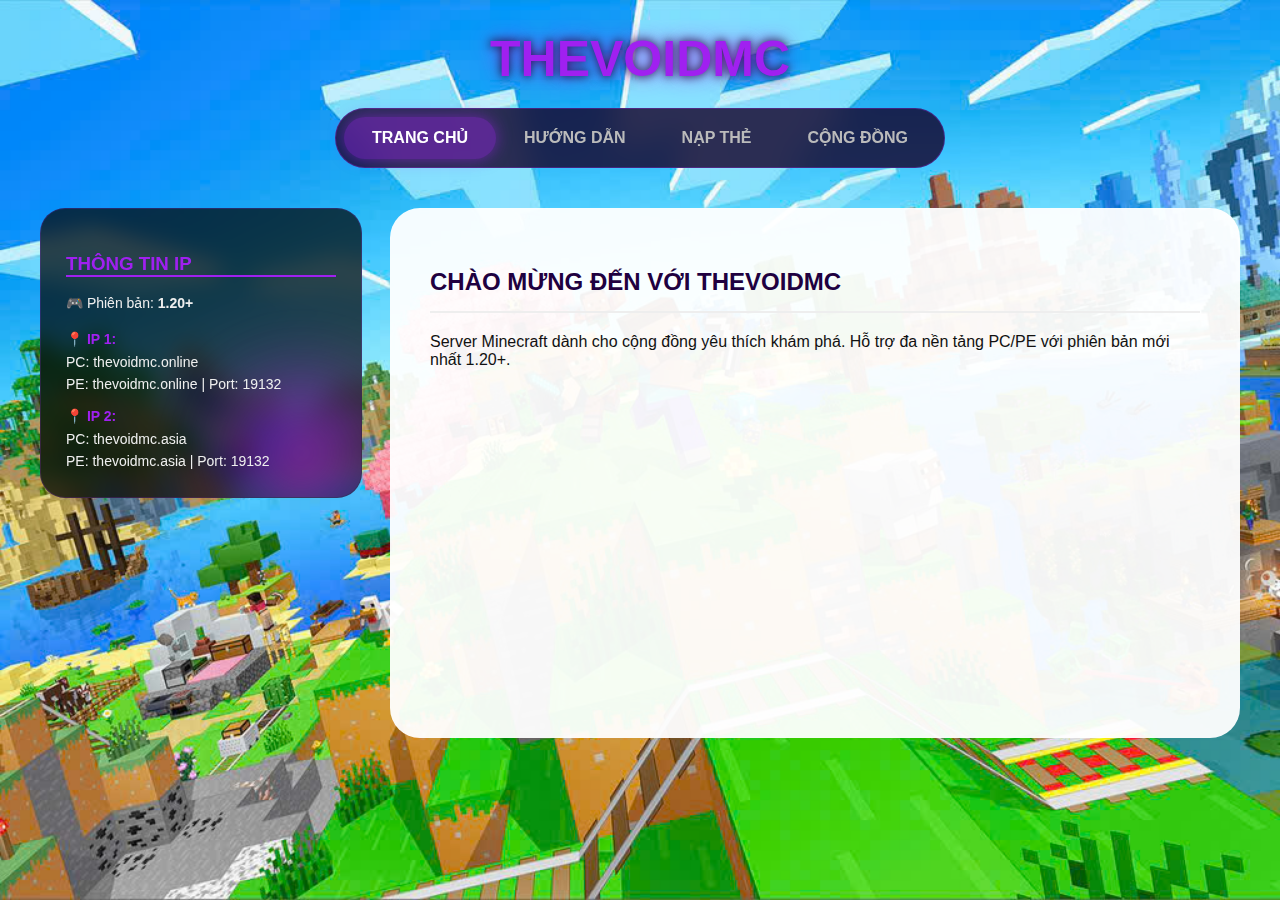
<file: index.html>
<!DOCTYPE html>
<html lang="vi">
<head>
    <meta charset="UTF-8">
    <title>TheVoidMC - Trang Chủ</title>
    <link rel="stylesheet" href="style.css">
</head>
<body>
<header><a href="index.html" class="logo-link">THEVOIDMC</a></header>
<nav class="radio-input">
    <a href="index.html" class="nav-item active">TRANG CHỦ</a>
    <a href="huongdan.html" class="nav-item">HƯỚNG DẪN</a>
    <a href="napthe.html" class="nav-item">NẠP THẺ</a>
    <a href="congdong.html" class="nav-item">CỘNG ĐỒNG</a>
</nav>
<div class="container">
    <aside class="sidebar">
        <div class="info-card-blob">
            <div class="info-card-bg">
                <h3>THÔNG TIN IP</h3>
                <div class="ip-box">
                    <p>🎮 Phiên bản: <b>1.20+</b></p>
                    <span class="ip-title">📍 IP 1:</span>
                    PC: thevoidmc.online <br>
                    PE: thevoidmc.online | Port: 19132
                    <span class="ip-title">📍 IP 2:</span>
                    PC: thevoidmc.asia <br>
                    PE: thevoidmc.asia | Port: 19132
                </div>
            </div>
            <div class="blob"></div>
        </div>
    </aside>
    <main class="content-card">
        <h2>CHÀO MỪNG ĐẾN VỚI THEVOIDMC</h2>
        <p>Server Minecraft dành cho cộng đồng yêu thích khám phá. Hỗ trợ đa nền tảng PC/PE với phiên bản mới nhất 1.20+.</p>
    </main>
</div>
</body>
</html>
</file>
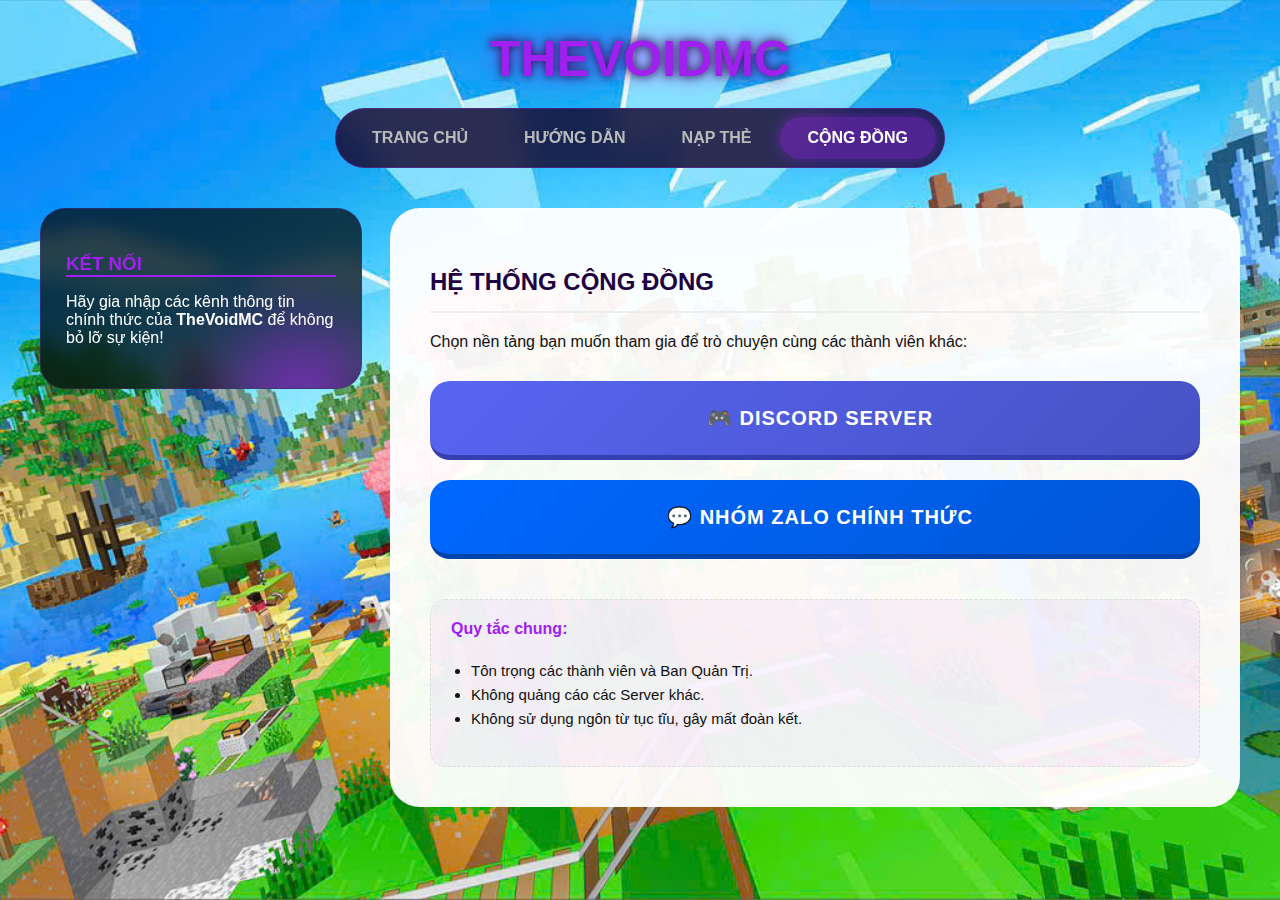
<file: congdong.html>
<!DOCTYPE html>
<html lang="vi">
<head>
    <meta charset="UTF-8">
    <meta name="viewport" content="width=device-width, initial-scale=1.0">
    <title>Cộng Đồng - TheVoidMC</title>
    <link rel="stylesheet" href="style.css">
    <style>
        /* Tùy chỉnh nút bấm cộng đồng */
        .social-container {
            margin-top: 30px;
        }

        .social-button {
            display: flex;
            align-items: center;
            justify-content: center;
            padding: 25px;
            margin-bottom: 20px;
            border-radius: 20px;
            text-decoration: none;
            color: white;
            font-weight: 800;
            font-size: 20px;
            transition: all 0.3s ease;
            text-transform: uppercase;
            letter-spacing: 1px;
        }

        .social-button:hover {
            transform: scale(1.02);
            filter: brightness(1.2);
            box-shadow: 0 15px 30px rgba(0,0,0,0.4);
        }

        /* Màu sắc đặc trưng */
        .discord {
            background: linear-gradient(135deg, #5865F2 0%, #4752C4 100%);
            border-bottom: 5px solid #353faf;
        }

        .zalo {
            background: linear-gradient(135deg, #0068ff 0%, #0056d6 100%);
            border-bottom: 5px solid #0044ab;
        }

        .social-button span {
            margin-left: 10px;
        }
    </style>
</head>
<body>
<header><a href="index.html" class="logo-link">THEVOIDMC</a></header>

<nav class="radio-input">
    <a href="index.html" class="nav-item">TRANG CHỦ</a>
    <a href="huongdan.html" class="nav-item">HƯỚNG DẪN</a>
    <a href="napthe.html" class="nav-item">NẠP THẺ</a>
    <a href="congdong.html" class="nav-item active">CỘNG ĐỒNG</a>
</nav>

<div class="container">
    <aside class="sidebar">
        <div class="info-card-blob">
            <div class="info-card-bg">
                <h3>KẾT NỐI</h3>
                <p>Hãy gia nhập các kênh thông tin chính thức của <b>TheVoidMC</b> để không bỏ lỡ sự kiện!</p>
            </div>
            <div class="blob"></div>
        </div>
    </aside>

    <main class="content-card">
        <h2>HỆ THỐNG CỘNG ĐỒNG</h2>
        <p>Chọn nền tảng bạn muốn tham gia để trò chuyện cùng các thành viên khác:</p>

        <div class="social-container">
            <a href="https://discord.gg/FWHVaT2m" class="social-button discord" target="_blank">
                <span>🎮 DISCORD SERVER</span>
            </a>

            <a href="https://zalo.me/g/ibrnpg476" class="social-button zalo" target="_blank">
                <span>💬 NHÓM ZALO CHÍNH THỨC</span>
            </a>
        </div>

        <div style="margin-top: 40px; padding: 20px; background: rgba(160, 32, 240, 0.05); border-radius: 15px; border: 1px dashed #ddd;">
            <h4 style="margin-top: 0; color: #a020f0;">Quy tắc chung:</h4>
            <ul style="padding-left: 20px; line-height: 1.6; font-size: 15px;">
                <li>Tôn trọng các thành viên và Ban Quản Trị.</li>
                <li>Không quảng cáo các Server khác.</li>
                <li>Không sử dụng ngôn từ tục tĩu, gây mất đoàn kết.</li>
            </ul>
        </div>
    </main>
</div>
</body>
</html>
</file>
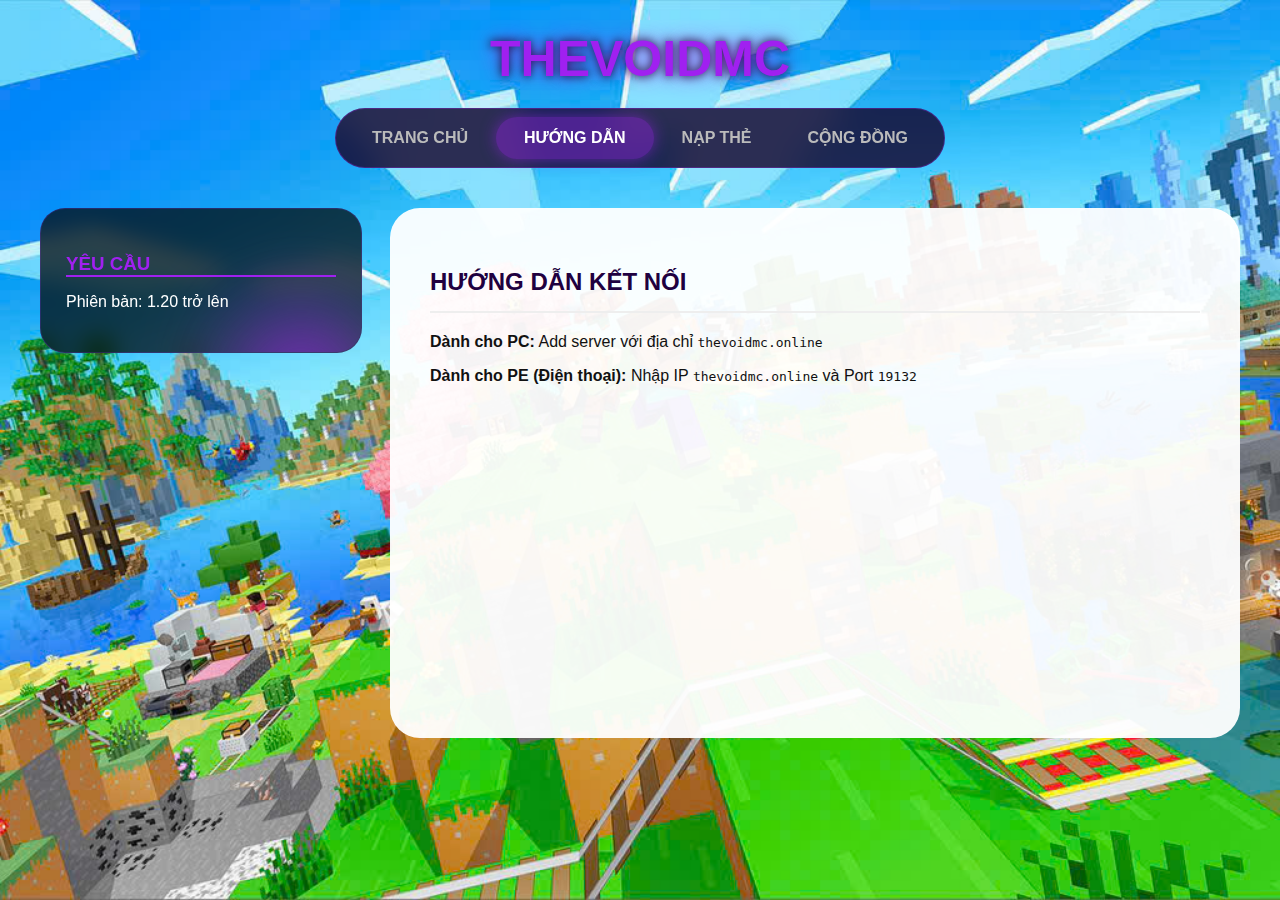
<file: huongdan.html>
<!DOCTYPE html>
<html lang="vi">
<head>
    <meta charset="UTF-8">
    <title>Hướng Dẫn - TheVoidMC</title>
    <link rel="stylesheet" href="style.css">
</head>
<body>
<header><a href="index.html" class="logo-link">THEVOIDMC</a></header>
<nav class="radio-input">
    <a href="index.html" class="nav-item">TRANG CHỦ</a>
    <a href="huongdan.html" class="nav-item active">HƯỚNG DẪN</a>
    <a href="napthe.html" class="nav-item">NẠP THẺ</a>
    <a href="congdong.html" class="nav-item">CỘNG ĐỒNG</a>
</nav>
<div class="container">
    <aside class="sidebar">
        <div class="info-card-blob"><div class="info-card-bg"><h3>YÊU CẦU</h3><p>Phiên bản: 1.20 trở lên</p></div><div class="blob"></div></div>
    </aside>
    <main class="content-card">
        <h2>HƯỚNG DẪN KẾT NỐI</h2>
        <p><b>Dành cho PC:</b> Add server với địa chỉ <code>thevoidmc.online</code></p>
        <p><b>Dành cho PE (Điện thoại):</b> Nhập IP <code>thevoidmc.online</code> và Port <code>19132</code></p>
    </main>
</div>
</body>
</html>
</file>
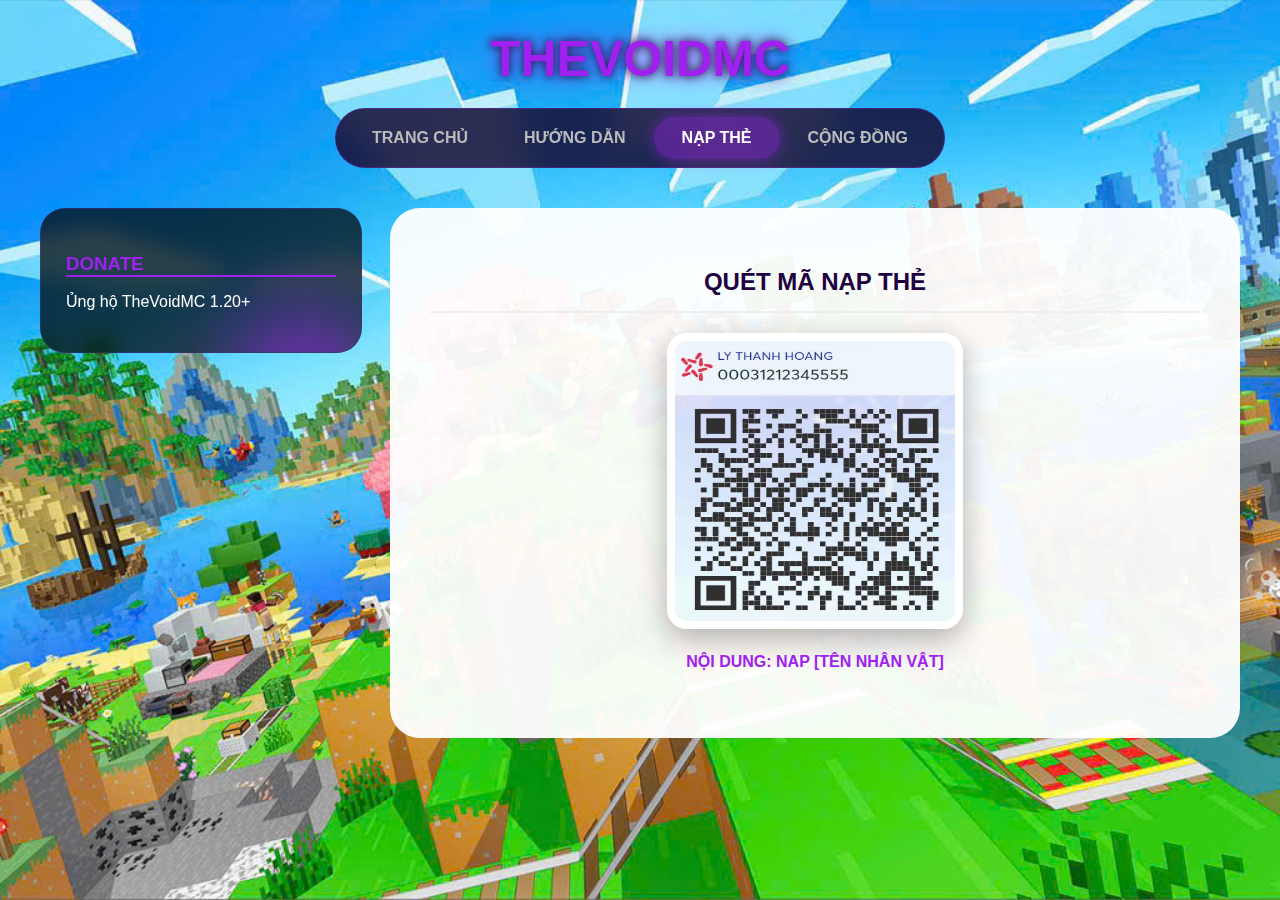
<file: napthe.html>
<!DOCTYPE html>
<html lang="vi">
<head>
    <meta charset="UTF-8">
    <title>Nạp Thẻ - TheVoidMC</title>
    <link rel="stylesheet" href="style.css">
</head>
<body>
<header><a href="index.html" class="logo-link">THEVOIDMC</a></header>
<nav class="radio-input">
    <a href="index.html" class="nav-item">TRANG CHỦ</a>
    <a href="huongdan.html" class="nav-item">HƯỚNG DẪN</a>
    <a href="napthe.html" class="nav-item active">NẠP THẺ</a>
    <a href="congdong.html" class="nav-item">CỘNG ĐỒNG</a>
</nav>
<div class="container">
    <aside class="sidebar">
        <div class="info-card-blob"><div class="info-card-bg"><h3>DONATE</h3><p>Ủng hộ TheVoidMC 1.20+</p></div><div class="blob"></div></div>
    </aside>
    <main class="content-card" style="text-align: center;">
        <h2>QUÉT MÃ NẠP THẺ</h2>
        <img src="background/qr.jpg" alt="QR" class="qr-image">
        <p style="color: #a020f0; font-weight: bold; margin-top: 20px;">NỘI DUNG: NAP [TÊN NHÂN VẬT]</p>
    </main>
</div>
</body>
</html>
</file>
<file: style.css>
body {
    margin: 0;
    background-image: url('background/bg.jpg');
    background-size: cover;
    background-attachment: fixed;
    background-position: center;
    font-family: 'Segoe UI', Tahoma, sans-serif;
    color: #fff;
}

header { text-align: center; padding: 30px 0 10px 0; }

.logo-link {
    text-decoration: none;
    color: #a020f0;
    font-size: clamp(32px, 10vw, 50px);
    font-weight: 900;
    text-shadow: 0 0 20px rgba(160, 32, 240, 0.8), 0 0 10px #000;
    text-transform: uppercase;
}

.radio-input {
    display: flex; flex-wrap: wrap; justify-content: center;
    background: rgba(20, 0, 40, 0.8);
    backdrop-filter: blur(15px);
    border-radius: 50px;
    width: fit-content; margin: 10px auto 40px auto;
    padding: 8px; border: 1px solid rgba(160, 32, 240, 0.3);
}

.nav-item {
    padding: 12px 28px; color: #bbb; text-decoration: none;
    font-weight: 700; border-radius: 40px; transition: 0.3s;
}

.nav-item:hover, .nav-item.active {
    color: #fff; background: rgba(160, 32, 240, 0.4);
    box-shadow: 0 0 15px rgba(160, 32, 240, 0.5);
}

.container {
    max-width: 1200px; margin: 0 auto;
    display: flex; gap: 30px; padding: 0 20px 60px 20px;
}

.sidebar { flex: 1; min-width: 320px; }

.info-card-blob {
    position: relative; width: 100%; border-radius: 25px;
    overflow: hidden; background: rgba(0, 0, 0, 0.7);
    backdrop-filter: blur(12px); border: 1px solid rgba(160, 32, 240, 0.2);
}

.info-card-bg { position: relative; z-index: 2; border-radius: 20px; padding: 25px; }

.info-card-bg h3 { color: #a020f0; border-bottom: 2px solid #a020f0; margin-bottom: 15px; }

.ip-box { font-size: 14px; line-height: 1.6; color: #eee; }
.ip-title { color: #a020f0; font-weight: bold; margin-top: 10px; display: block; }

.blob {
    position: absolute; z-index: 1; top: 50%; left: 50%;
    width: 200px; height: 200px; border-radius: 50%;
    background: radial-gradient(circle, #a020f0 0%, transparent 70%);
    filter: blur(40px); animation: blob-bounce 8s infinite ease-in-out;
}

@keyframes blob-bounce {
    0%, 100% { transform: translate(-100%, -100%); }
    50% { transform: translate(10%, 10%); }
}

.content-card {
    flex: 3; padding: 40px; border-radius: 30px;
    background: rgba(255, 255, 255, 0.95); color: #111; min-height: 450px;
}

.content-card h2 { color: #200040; border-bottom: 2px solid #eee; padding-bottom: 15px; }

.qr-image {
    width: 280px; height: 280px; border: 8px solid #fff;
    border-radius: 20px; box-shadow: 0 10px 30px rgba(0,0,0,0.3);
}

@media (max-width: 900px) { .container { flex-direction: column; } }
</file>
